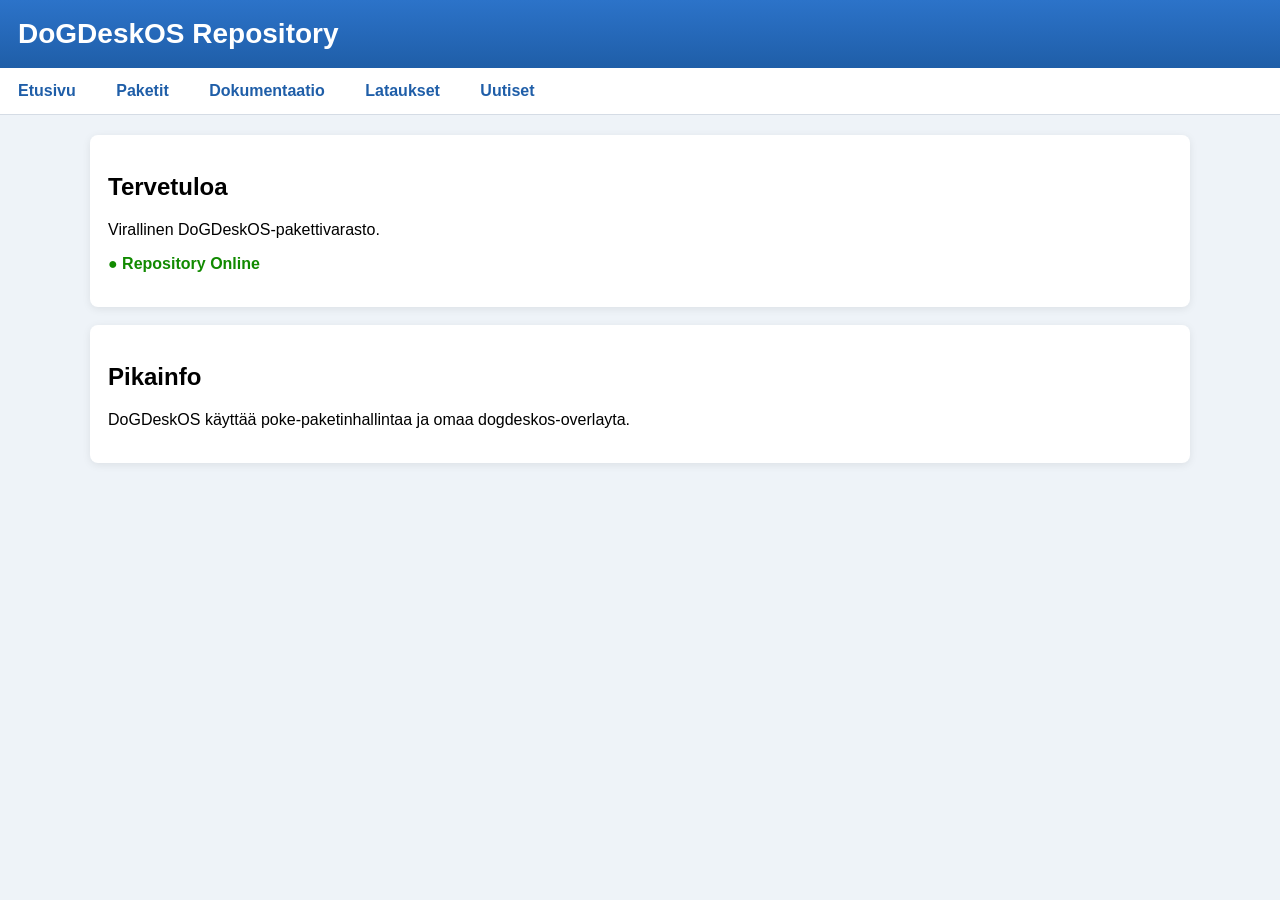
<file: index.html>
<!DOCTYPE html>

<html lang="fi">
<head>
<meta charset="UTF-8">
<title>DoGDeskOS Repository</title>
<link rel="stylesheet" href="style.css">
</head>
<body>

<div class="header">DoGDeskOS Repository</div>

<div class="nav">
<a href="index.html">Etusivu</a>
<a href="packages.html">Paketit</a>
<a href="docs.html">Dokumentaatio</a>
<a href="downloads.html">Lataukset</a>
<a href="news.html">Uutiset</a>
</div>

<div class="container">

<div class="card">
<h2>Tervetuloa</h2>
<p>Virallinen DoGDeskOS-pakettivarasto.</p>
<p class="status">● Repository Online</p>
</div>

<div class="card">
<h2>Pikainfo</h2>
<p>DoGDeskOS käyttää poke-paketinhallintaa ja omaa dogdeskos-overlayta.</p>
</div>

</div>

</body>
</html>
</file>
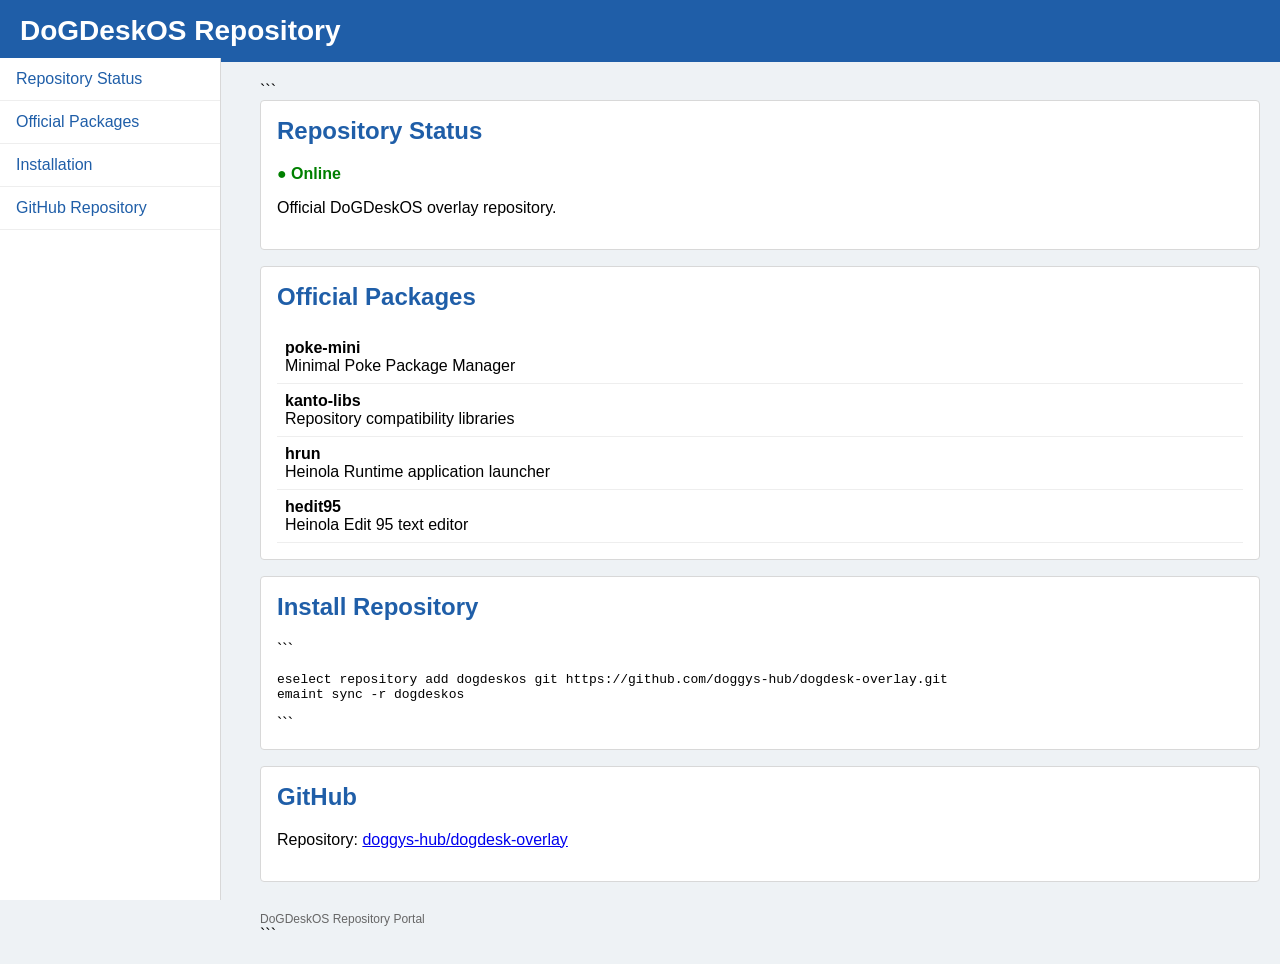
<file: docs/index.html>
<!DOCTYPE html>

<html lang="fi">
<head>
<meta charset="UTF-8">
<meta name="viewport" content="width=device-width, initial-scale=1.0">
<title>DoGDeskOS Repository</title>

<style>
body {
    margin: 0;
    font-family: Arial, sans-serif;
    background: #eef2f5;
}

.header {
    background: #1f5ea8;
    color: white;
    padding: 15px 20px;
    font-size: 28px;
    font-weight: bold;
}

.sidebar {
    position: fixed;
    width: 220px;
    top: 58px;
    bottom: 0;
    background: white;
    border-right: 1px solid #d8d8d8;
}

.sidebar a {
    display: block;
    padding: 12px 16px;
    color: #1f5ea8;
    text-decoration: none;
    border-bottom: 1px solid #eee;
}

.sidebar a:hover {
    background: #eef5ff;
}

.content {
    margin-left: 240px;
    padding: 20px;
}

.card {
    background: white;
    border: 1px solid #d8d8d8;
    border-radius: 4px;
    padding: 16px;
    margin-bottom: 16px;
}

.card h2 {
    margin-top: 0;
    color: #1f5ea8;
}

.status {
    color: green;
    font-weight: bold;
}

.package {
    padding: 8px;
    border-bottom: 1px solid #eee;
}

.footer {
    color: #666;
    font-size: 12px;
    margin-top: 30px;
}
</style>

</head>

<body>

<div class="header">
DoGDeskOS Repository
</div>

<div class="sidebar">
    <a href="#status">Repository Status</a>
    <a href="#packages">Official Packages</a>
    <a href="#install">Installation</a>
    <a href="https://github.com/doggys-hub/dogdesk-overlay">GitHub Repository</a>
</div>

<div class="content">

```
<div class="card" id="status">
    <h2>Repository Status</h2>
    <p class="status">● Online</p>
    <p>Official DoGDeskOS overlay repository.</p>
</div>

<div class="card" id="packages">
    <h2>Official Packages</h2>

    <div class="package"><strong>poke-mini</strong><br>Minimal Poke Package Manager</div>

    <div class="package"><strong>kanto-libs</strong><br>Repository compatibility libraries</div>

    <div class="package"><strong>hrun</strong><br>Heinola Runtime application launcher</div>

    <div class="package"><strong>hedit95</strong><br>Heinola Edit 95 text editor</div>
</div>

<div class="card" id="install">
    <h2>Install Repository</h2>
```

<pre>eselect repository add dogdeskos git https://github.com/doggys-hub/dogdesk-overlay.git
emaint sync -r dogdeskos</pre>

```
</div>

<div class="card">
    <h2>GitHub</h2>

    <p>
        Repository:
        <a href="https://github.com/doggys-hub/dogdesk-overlay">
            doggys-hub/dogdesk-overlay
        </a>
    </p>
</div>

<div class="footer">
    DoGDeskOS Repository Portal
</div>
```

</div>

</body>
</html>
</file>
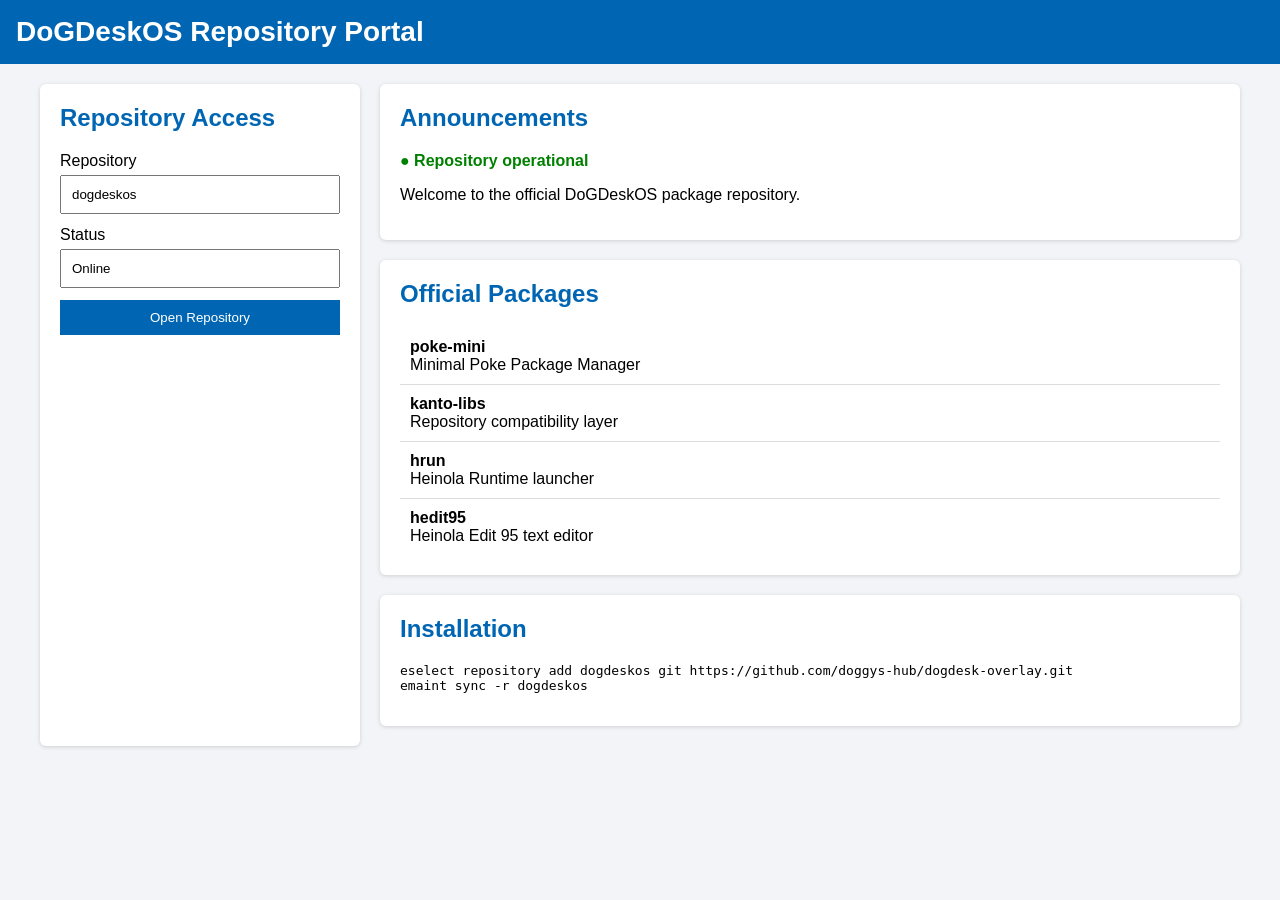
<file: .github/workflows/index.html>
<!DOCTYPE html>

<html lang="fi">
<head>
<meta charset="UTF-8">
<meta name="viewport" content="width=device-width, initial-scale=1">
<title>DoGDeskOS - Repository Portal</title>

<style>
body{
    margin:0;
    font-family:Segoe UI, Arial, sans-serif;
    background:#f2f4f7;
}

.topbar{
    background:#0066b3;
    color:white;
    padding:16px;
    font-size:28px;
    font-weight:bold;
}

.container{
    max-width:1200px;
    margin:20px auto;
    display:flex;
    gap:20px;
}

.login{
    width:280px;
    background:white;
    border-radius:6px;
    box-shadow:0 1px 4px rgba(0,0,0,.15);
    padding:20px;
}

.main{
    flex:1;
}

.card{
    background:white;
    border-radius:6px;
    box-shadow:0 1px 4px rgba(0,0,0,.15);
    padding:20px;
    margin-bottom:20px;
}

h2{
    margin-top:0;
    color:#0066b3;
}

input{
    width:100%;
    padding:10px;
    margin-top:5px;
    margin-bottom:12px;
    box-sizing:border-box;
}

button{
    width:100%;
    padding:10px;
    background:#0066b3;
    color:white;
    border:none;
    cursor:pointer;
}

.package{
    padding:10px;
    border-bottom:1px solid #ddd;
}

.package:last-child{
    border-bottom:none;
}

.status{
    color:green;
    font-weight:bold;
}

a{
    color:#0066b3;
}
</style>

</head>

<body>

<div class="topbar">
DoGDeskOS Repository Portal
</div>

<div class="container">

<div class="login">
<h2>Repository Access</h2>

<label>Repository</label> <input value="dogdeskos" readonly>

<label>Status</label> <input value="Online" readonly>

<button onclick="window.location.href='https://github.com/doggys-hub/dogdesk-overlay'">
Open Repository
</button>

</div>

<div class="main">

<div class="card">
<h2>Announcements</h2>

<p class="status">● Repository operational</p>

<p>
Welcome to the official DoGDeskOS package repository.
</p>
</div>

<div class="card">
<h2>Official Packages</h2>

<div class="package">
<b>poke-mini</b><br>
Minimal Poke Package Manager
</div>

<div class="package">
<b>kanto-libs</b><br>
Repository compatibility layer
</div>

<div class="package">
<b>hrun</b><br>
Heinola Runtime launcher
</div>

<div class="package">
<b>hedit95</b><br>
Heinola Edit 95 text editor
</div>

</div>

<div class="card">
<h2>Installation</h2>

<pre>eselect repository add dogdeskos git https://github.com/doggys-hub/dogdesk-overlay.git
emaint sync -r dogdeskos</pre>

</div>

</div>

</div>

</body>
</html>
</file>
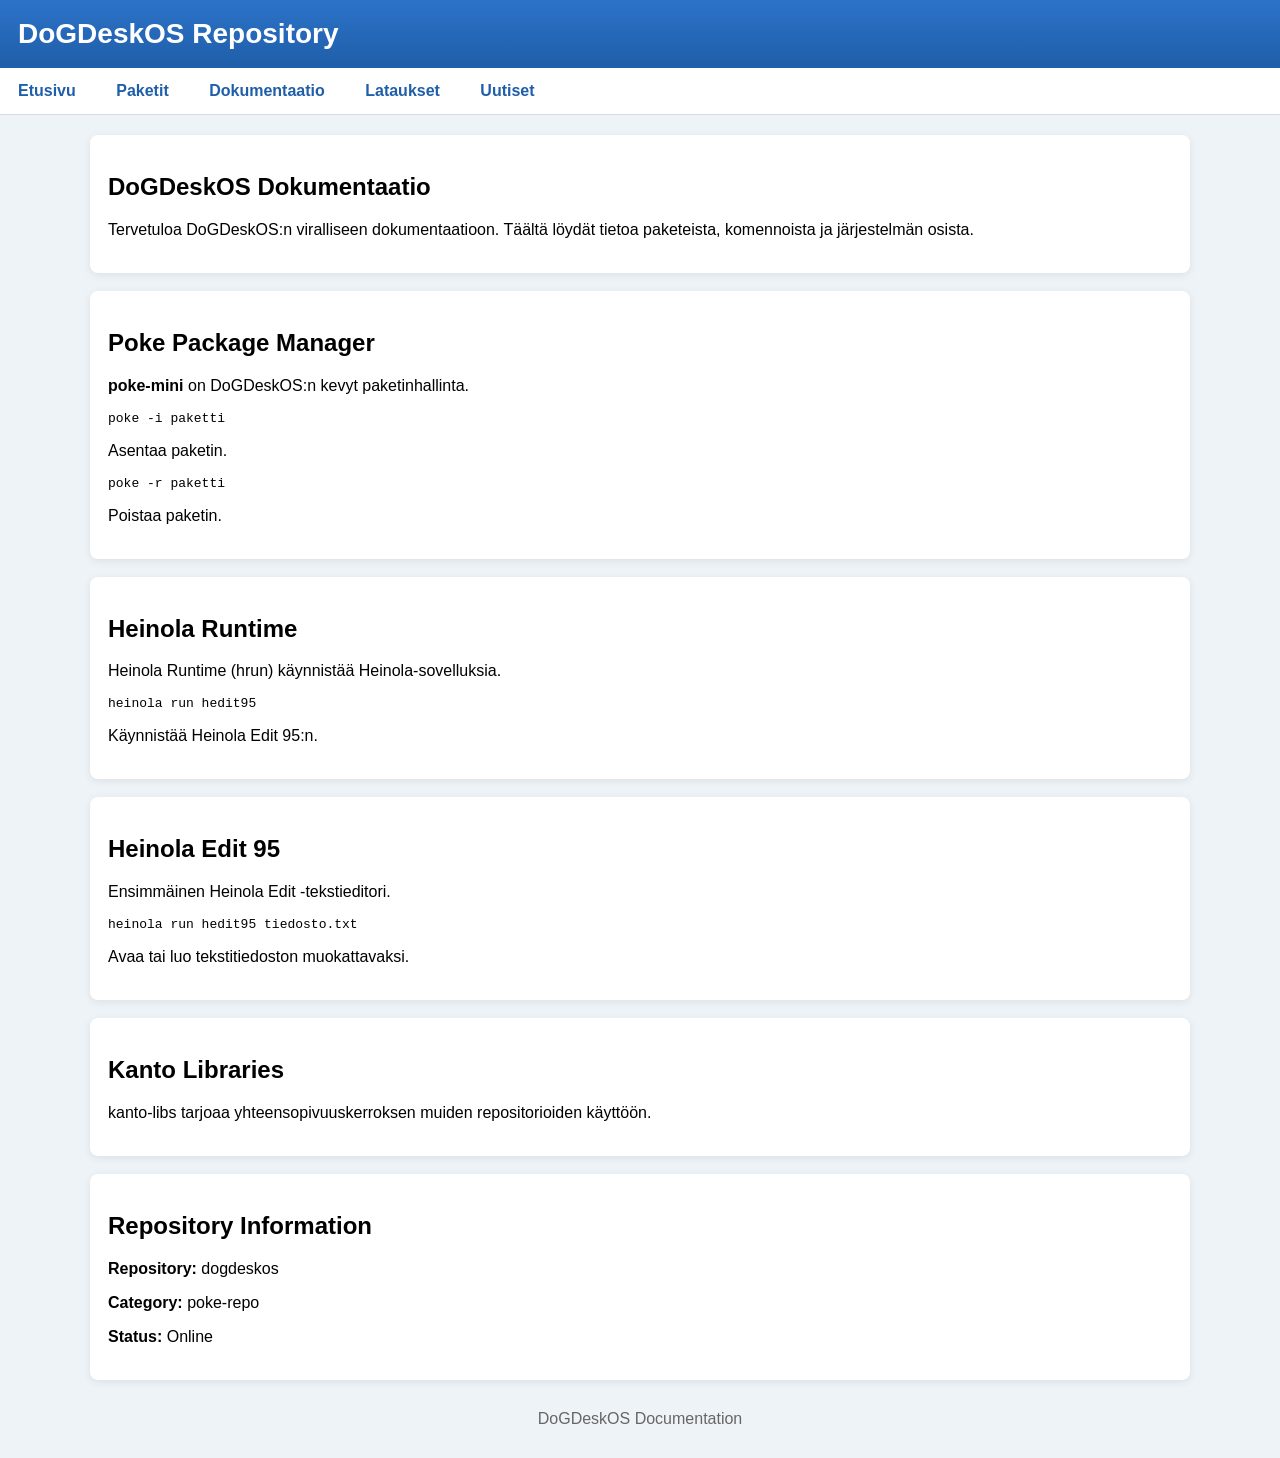
<file: docs.html>
<!DOCTYPE html>

<html lang="fi">
<head>
<meta charset="UTF-8">
<title>DoGDeskOS Documentation</title>
<link rel="stylesheet" href="style.css">
</head>
<body>

<div class="header">DoGDeskOS Repository</div>

<div class="nav">
<a href="index.html">Etusivu</a>
<a href="packages.html">Paketit</a>
<a href="docs.html">Dokumentaatio</a>
<a href="downloads.html">Lataukset</a>
<a href="news.html">Uutiset</a>
</div>

<div class="container">

<div class="card">
<h2>DoGDeskOS Dokumentaatio</h2>

<p>
Tervetuloa DoGDeskOS:n viralliseen dokumentaatioon.
Täältä löydät tietoa paketeista, komennoista ja järjestelmän osista.
</p>

</div>

<div class="card">
<h2>Poke Package Manager</h2>

<p><b>poke-mini</b> on DoGDeskOS:n kevyt paketinhallinta.</p>

<pre>
poke -i paketti
</pre>

<p>Asentaa paketin.</p>

<pre>
poke -r paketti
</pre>

<p>Poistaa paketin.</p>

</div>

<div class="card">
<h2>Heinola Runtime</h2>

<p>
Heinola Runtime (hrun) käynnistää Heinola-sovelluksia.
</p>

<pre>
heinola run hedit95
</pre>

<p>
Käynnistää Heinola Edit 95:n.
</p>

</div>

<div class="card">
<h2>Heinola Edit 95</h2>

<p>
Ensimmäinen Heinola Edit -tekstieditori.
</p>

<pre>
heinola run hedit95 tiedosto.txt
</pre>

<p>
Avaa tai luo tekstitiedoston muokattavaksi.
</p>

</div>

<div class="card">
<h2>Kanto Libraries</h2>

<p>
kanto-libs tarjoaa yhteensopivuuskerroksen muiden repositorioiden käyttöön.
</p>

</div>

<div class="card">
<h2>Repository Information</h2>

<p><b>Repository:</b> dogdeskos</p>
<p><b>Category:</b> poke-repo</p>
<p><b>Status:</b> Online</p>

</div>

</div>

<div class="footer">
DoGDeskOS Documentation
</div>

</body>
</html>
</file>
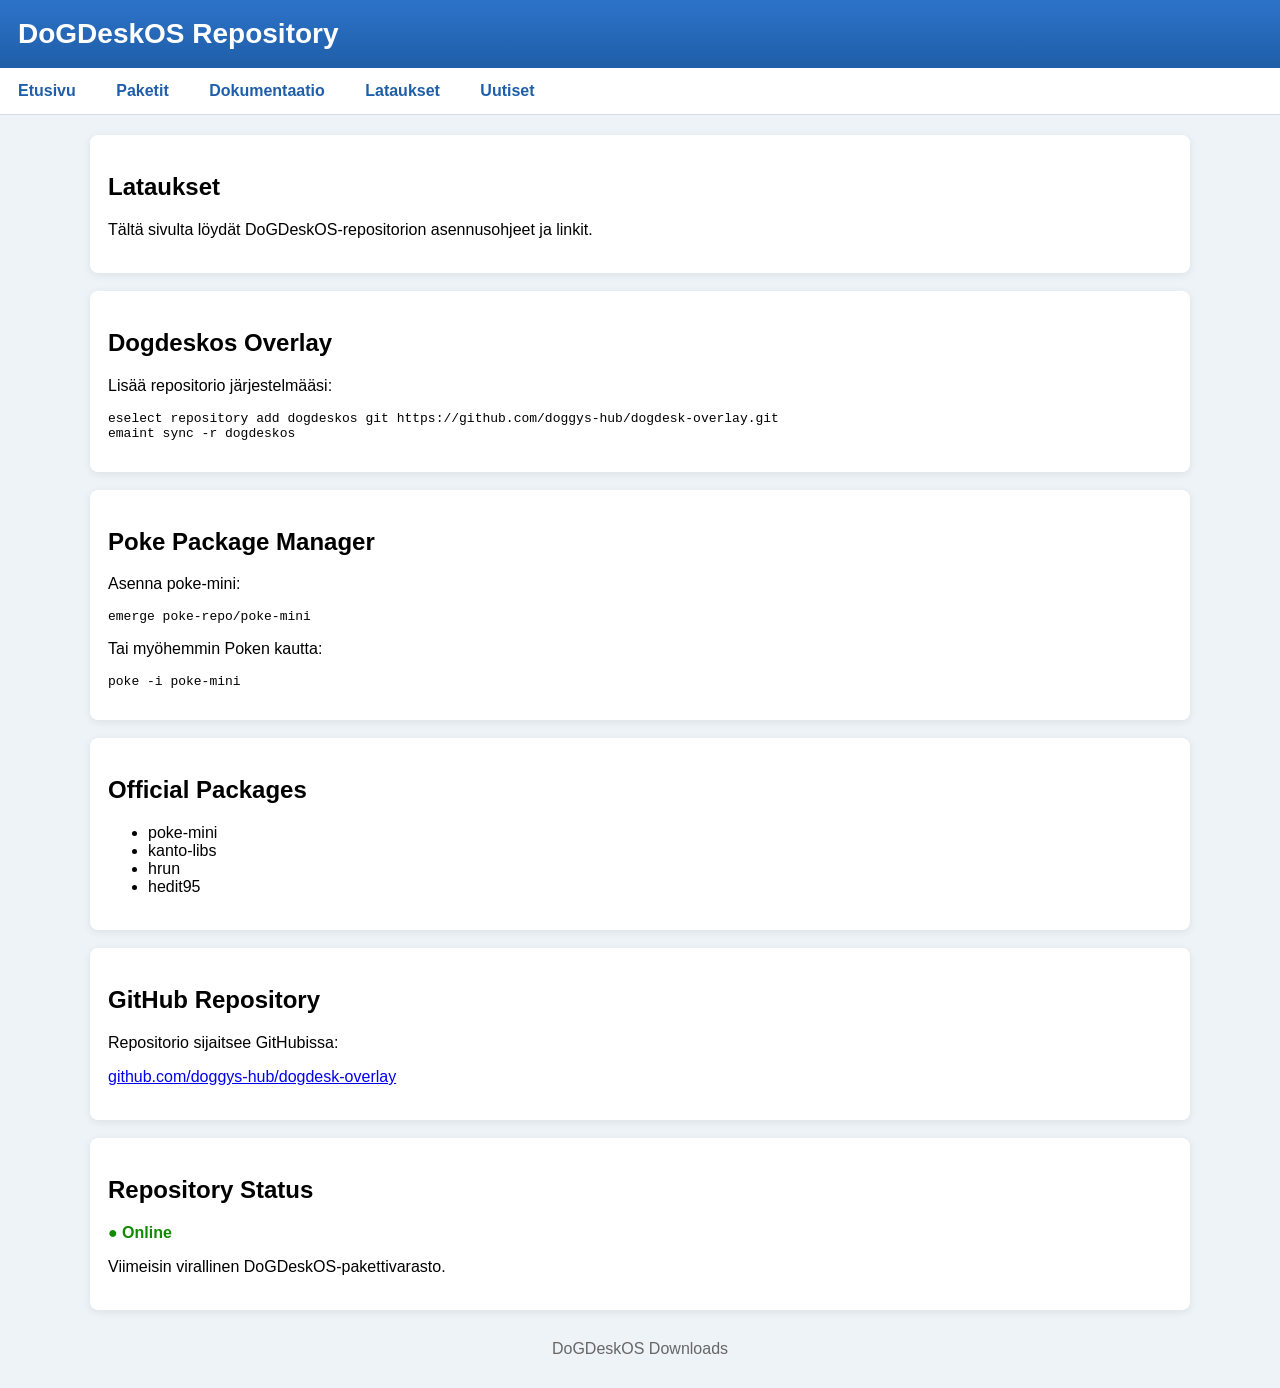
<file: downloads.html>
<!DOCTYPE html>

<html lang="fi">
<head>
<meta charset="UTF-8">
<title>DoGDeskOS Downloads</title>
<link rel="stylesheet" href="style.css">
</head>
<body>

<div class="header">DoGDeskOS Repository</div>

<div class="nav">
<a href="index.html">Etusivu</a>
<a href="packages.html">Paketit</a>
<a href="docs.html">Dokumentaatio</a>
<a href="downloads.html">Lataukset</a>
<a href="news.html">Uutiset</a>
</div>

<div class="container">

<div class="card">
<h2>Lataukset</h2>

<p>
Tältä sivulta löydät DoGDeskOS-repositorion asennusohjeet ja linkit.
</p>

</div>

<div class="card">
<h2>Dogdeskos Overlay</h2>

<p>Lisää repositorio järjestelmääsi:</p>

<pre>
eselect repository add dogdeskos git https://github.com/doggys-hub/dogdesk-overlay.git
emaint sync -r dogdeskos
</pre>

</div>

<div class="card">
<h2>Poke Package Manager</h2>

<p>Asenna poke-mini:</p>

<pre>
emerge poke-repo/poke-mini
</pre>

<p>Tai myöhemmin Poken kautta:</p>

<pre>
poke -i poke-mini
</pre>

</div>

<div class="card">
<h2>Official Packages</h2>

<ul>
<li>poke-mini</li>
<li>kanto-libs</li>
<li>hrun</li>
<li>hedit95</li>
</ul>

</div>

<div class="card">
<h2>GitHub Repository</h2>

<p>
Repositorio sijaitsee GitHubissa:
</p>

<p>
<a href="https://github.com/doggys-hub/dogdesk-overlay">
github.com/doggys-hub/dogdesk-overlay
</a>
</p>

</div>

<div class="card">
<h2>Repository Status</h2>

<p class="status">
● Online
</p>

<p>
Viimeisin virallinen DoGDeskOS-pakettivarasto.
</p>

</div>

</div>

<div class="footer">
DoGDeskOS Downloads
</div>

</body>
</html>
</file>
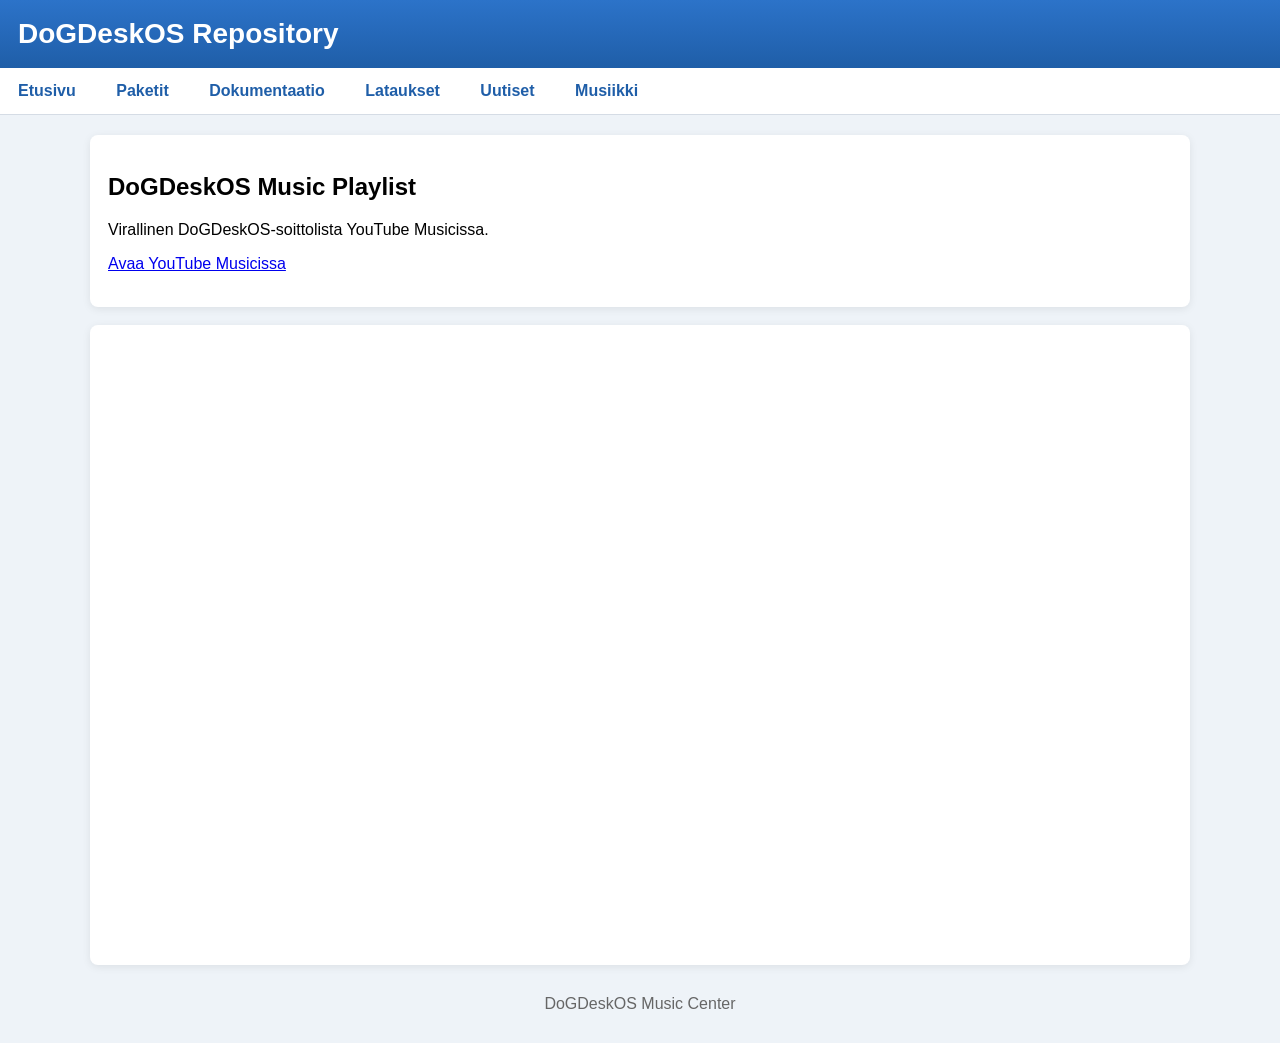
<file: music.html>
<!DOCTYPE html>

<html lang="fi">
<head>
<meta charset="UTF-8">
<title>DoGDeskOS Music</title>
<link rel="stylesheet" href="style.css">
</head>
<body>

<div class="header">DoGDeskOS Repository</div>

<div class="nav">
<a href="index.html">Etusivu</a>
<a href="packages.html">Paketit</a>
<a href="docs.html">Dokumentaatio</a>
<a href="downloads.html">Lataukset</a>
<a href="news.html">Uutiset</a>
<a href="music.html">Musiikki</a>
</div>

<div class="container">

<div class="card">
<h2>DoGDeskOS Music Playlist</h2>

<p>
Virallinen DoGDeskOS-soittolista YouTube Musicissa.
</p>

<p>
<a href="https://music.youtube.com/playlist?list=PL5pSOcMliPgs7-JTSxISKFMzqC4hY06vI" target="_blank">
Avaa YouTube Musicissa
</a>
</p>

</div>

<div class="card">

<iframe
    width="100%"
    height="600"
    src="https://www.youtube.com/embed/videoseries?list=PL5pSOcMliPgs7-JTSxISKFMzqC4hY06vI"
    title="DoGDeskOS Playlist"
    frameborder="0"
    allow="accelerometer; autoplay; clipboard-write; encrypted-media; gyroscope; picture-in-picture"
    allowfullscreen>
</iframe>

</div>

</div>

<div class="footer">
DoGDeskOS Music Center
</div>

</body>
</html>
</file>
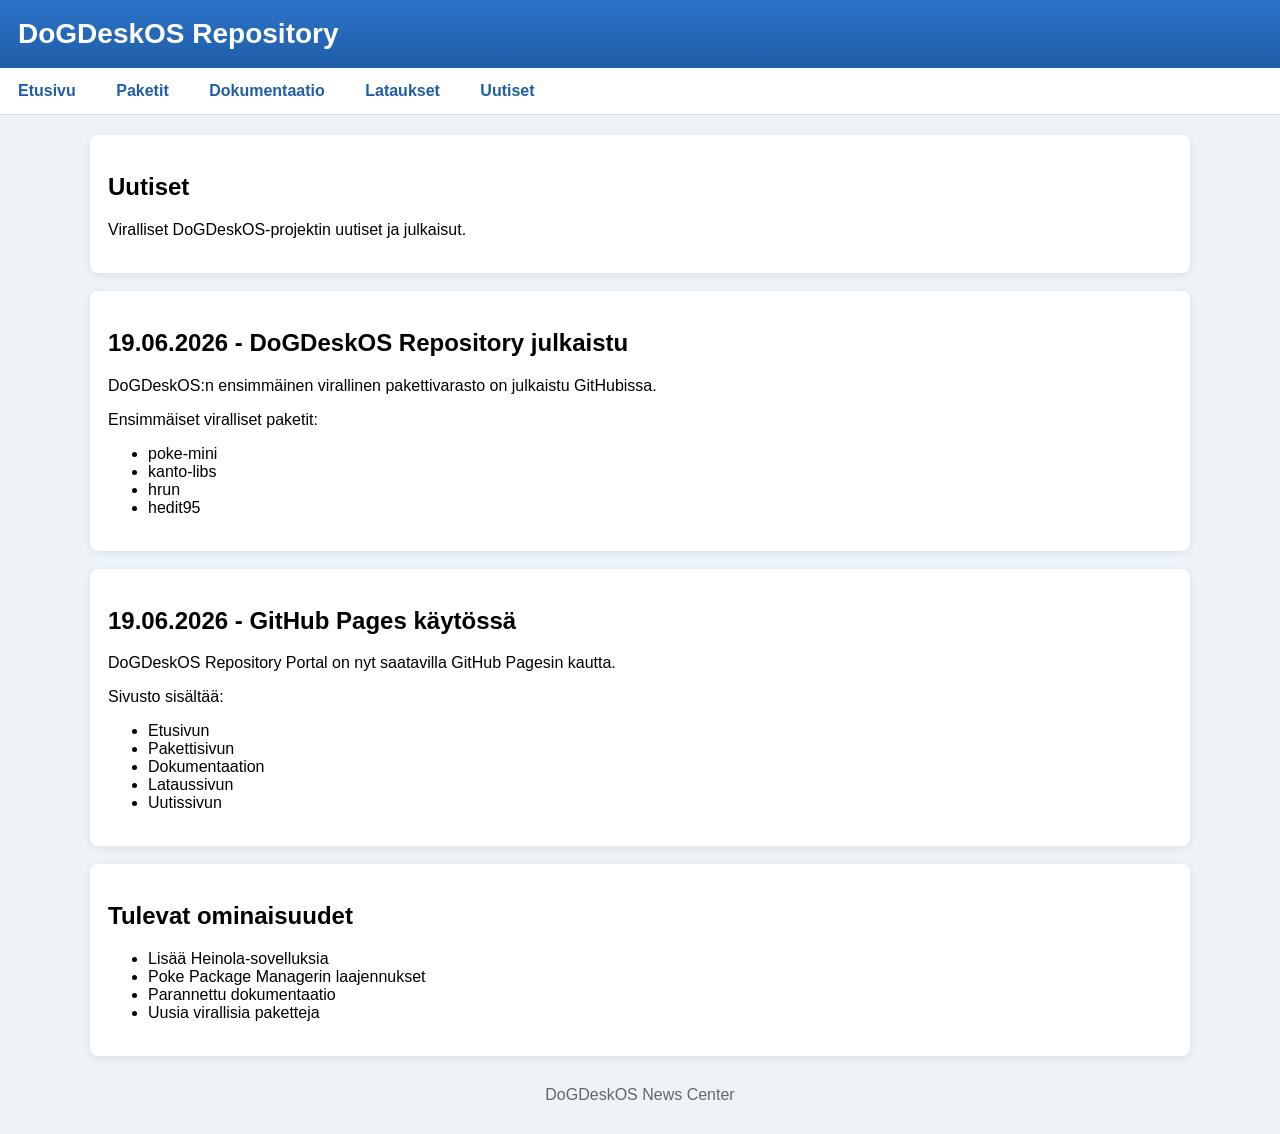
<file: news.html>
<!DOCTYPE html>

<html lang="fi">
<head>
<meta charset="UTF-8">
<title>DoGDeskOS News</title>
<link rel="stylesheet" href="style.css">
</head>
<body>

<div class="header">DoGDeskOS Repository</div>

<div class="nav">
<a href="index.html">Etusivu</a>
<a href="packages.html">Paketit</a>
<a href="docs.html">Dokumentaatio</a>
<a href="downloads.html">Lataukset</a>
<a href="news.html">Uutiset</a>
</div>

<div class="container">

<div class="card">
<h2>Uutiset</h2>
<p>Viralliset DoGDeskOS-projektin uutiset ja julkaisut.</p>
</div>

<div class="card">
<h2>19.06.2026 - DoGDeskOS Repository julkaistu</h2>

<p>
DoGDeskOS:n ensimmäinen virallinen pakettivarasto on julkaistu GitHubissa.
</p>

<p>
Ensimmäiset viralliset paketit:
</p>

<ul>
<li>poke-mini</li>
<li>kanto-libs</li>
<li>hrun</li>
<li>hedit95</li>
</ul>

</div>

<div class="card">
<h2>19.06.2026 - GitHub Pages käytössä</h2>

<p>
DoGDeskOS Repository Portal on nyt saatavilla GitHub Pagesin kautta.
</p>

<p>
Sivusto sisältää:
</p>

<ul>
<li>Etusivun</li>
<li>Pakettisivun</li>
<li>Dokumentaation</li>
<li>Lataussivun</li>
<li>Uutissivun</li>
</ul>

</div>

<div class="card">
<h2>Tulevat ominaisuudet</h2>

<ul>
<li>Lisää Heinola-sovelluksia</li>
<li>Poke Package Managerin laajennukset</li>
<li>Parannettu dokumentaatio</li>
<li>Uusia virallisia paketteja</li>
</ul>

</div>

</div>

<div class="footer">
DoGDeskOS News Center
</div>

</body>
</html>
</file>
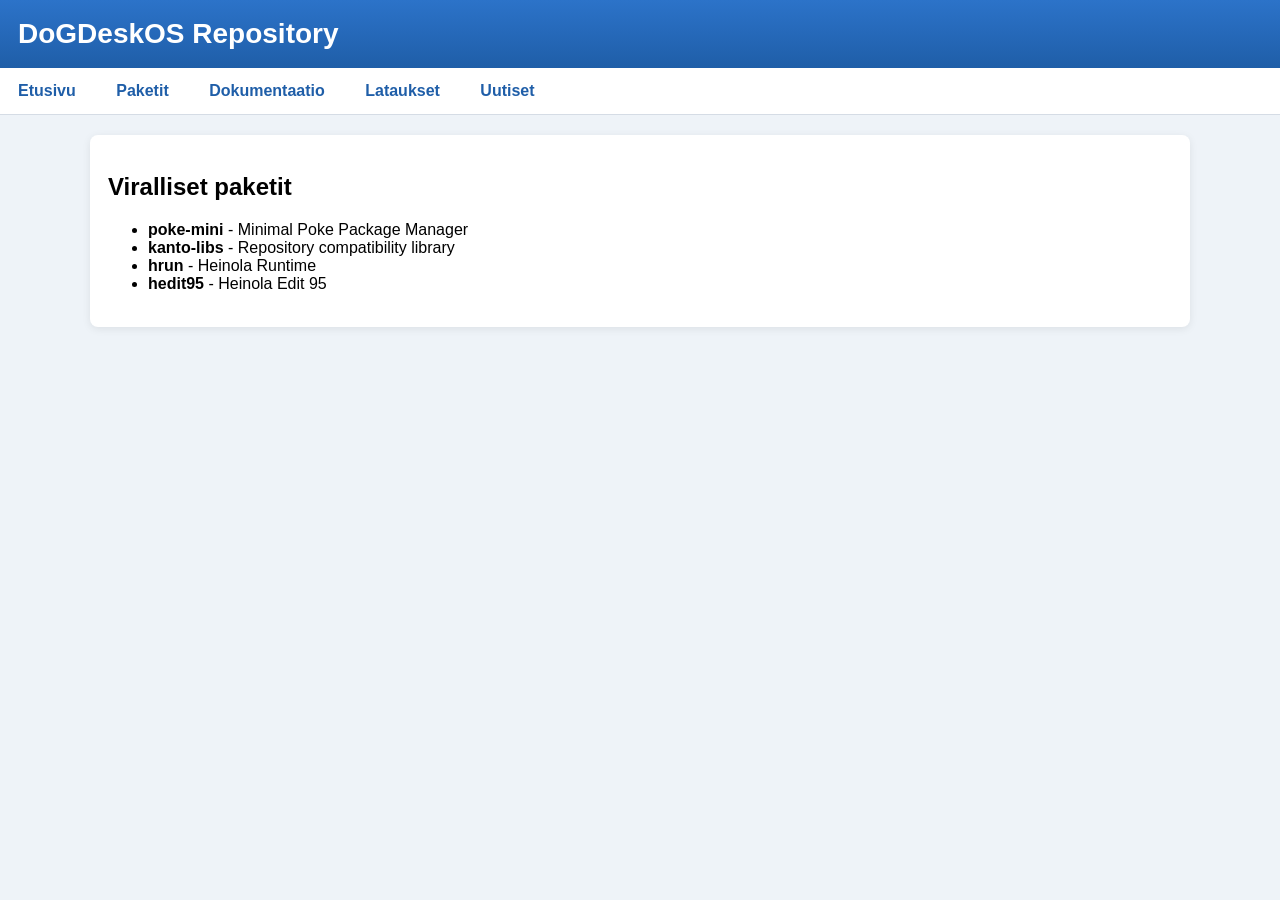
<file: packages.html>
<!DOCTYPE html>

<html lang="fi">
<head>
<meta charset="UTF-8">
<title>Paketit</title>
<link rel="stylesheet" href="style.css">
</head>
<body>

<div class="header">DoGDeskOS Repository</div>

<div class="nav">
<a href="index.html">Etusivu</a>
<a href="packages.html">Paketit</a>
<a href="docs.html">Dokumentaatio</a>
<a href="downloads.html">Lataukset</a>
<a href="news.html">Uutiset</a>
</div>

<div class="container">

<div class="card">
<h2>Viralliset paketit</h2>

<ul>
<li><b>poke-mini</b> - Minimal Poke Package Manager</li>
<li><b>kanto-libs</b> - Repository compatibility library</li>
<li><b>hrun</b> - Heinola Runtime</li>
<li><b>hedit95</b> - Heinola Edit 95</li>
</ul>

</div>

</div>

</body>
</html>
</file>
<file: style.css>
body {
margin: 0;
font-family: "Segoe UI", Arial, sans-serif;
background: #eef3f8;
}

.header {
background: linear-gradient(#2c73c9, #1f5ea8);
color: white;
padding: 18px;
font-size: 28px;
font-weight: bold;
box-shadow: 0 2px 5px rgba(0,0,0,.15);
}

.nav {
background: white;
border-bottom: 1px solid #d5dce5;
}

.nav a {
display: inline-block;
padding: 14px 18px;
text-decoration: none;
color: #1f5ea8;
font-weight: 600;
}

.nav a:hover {
background: #eef5ff;
}

.container {
max-width: 1100px;
margin: 20px auto;
padding: 0 15px;
}

.card {
background: white;
border-radius: 8px;
padding: 18px;
margin-bottom: 18px;
box-shadow: 0 2px 8px rgba(0,0,0,.08);
}

.status {
color: #118a00;
font-weight: bold;
}

.footer {
text-align: center;
color: #666;
margin: 30px;
}
</file>
